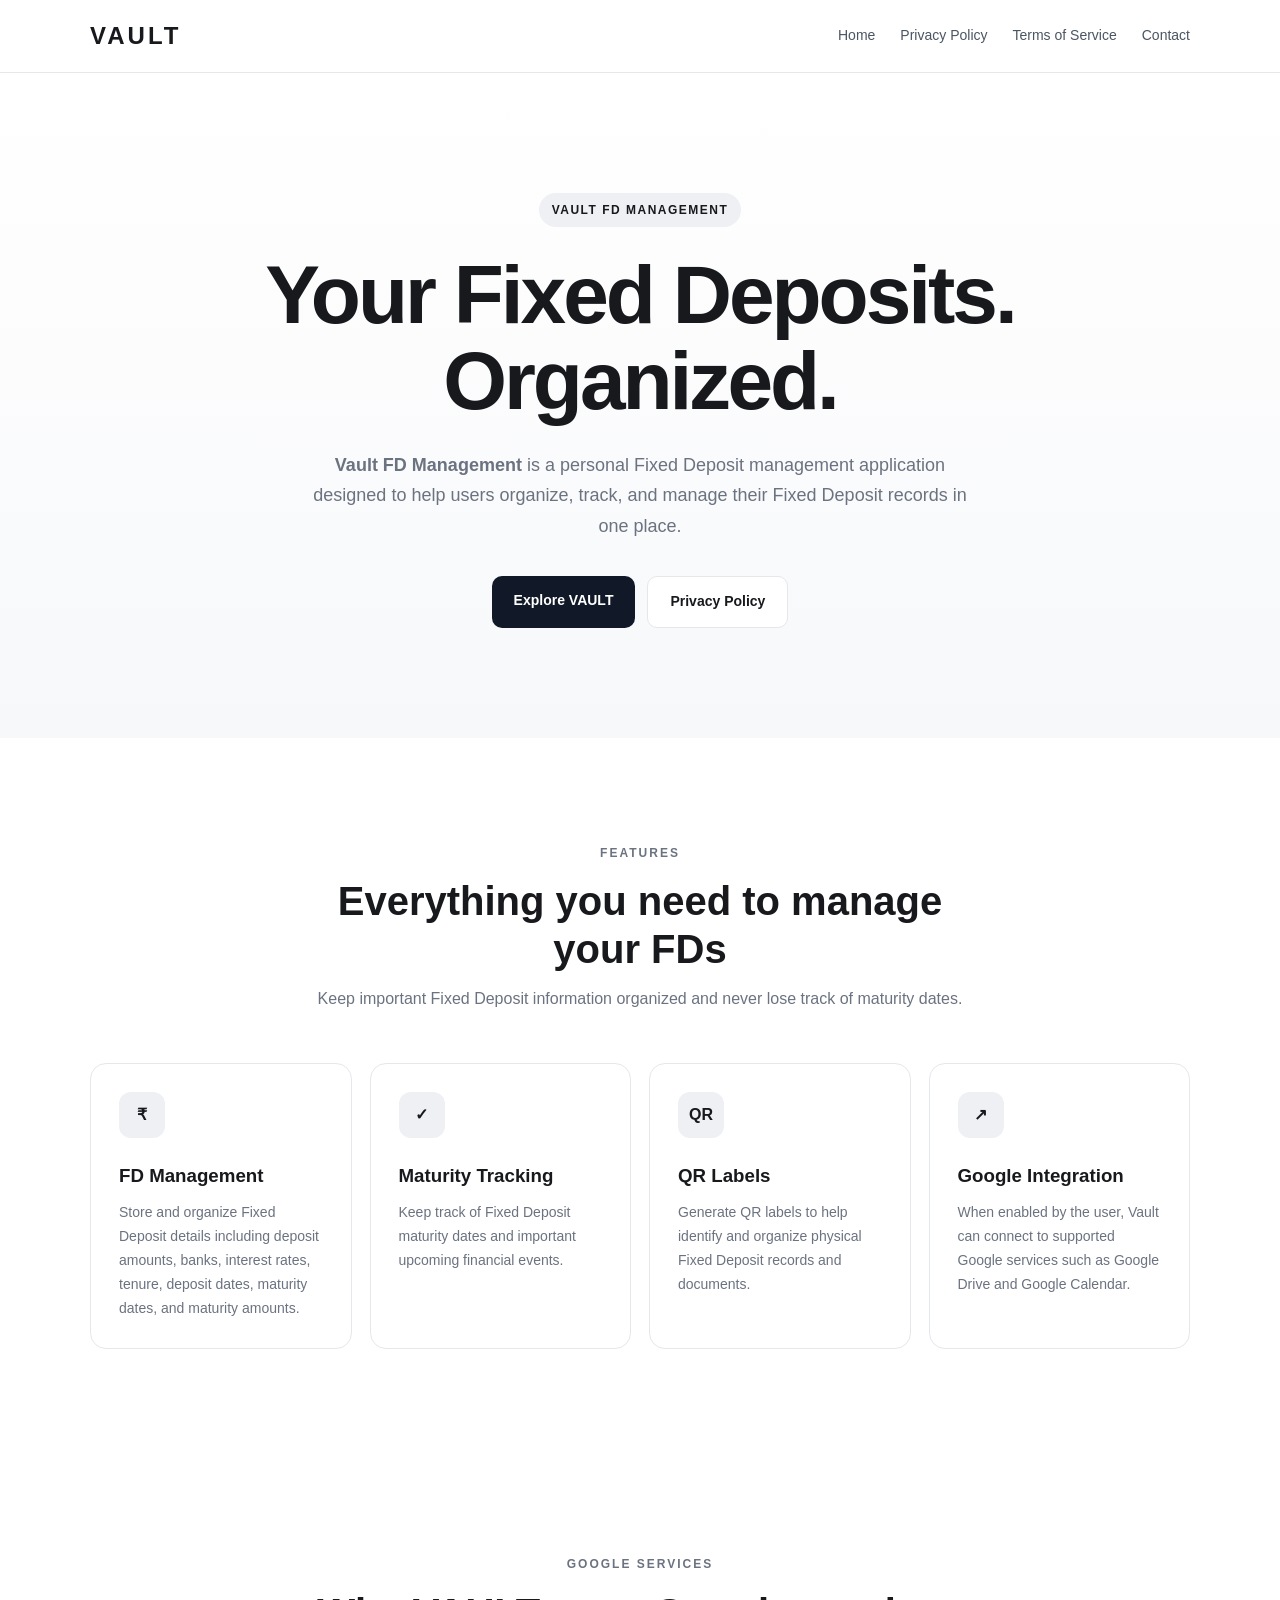
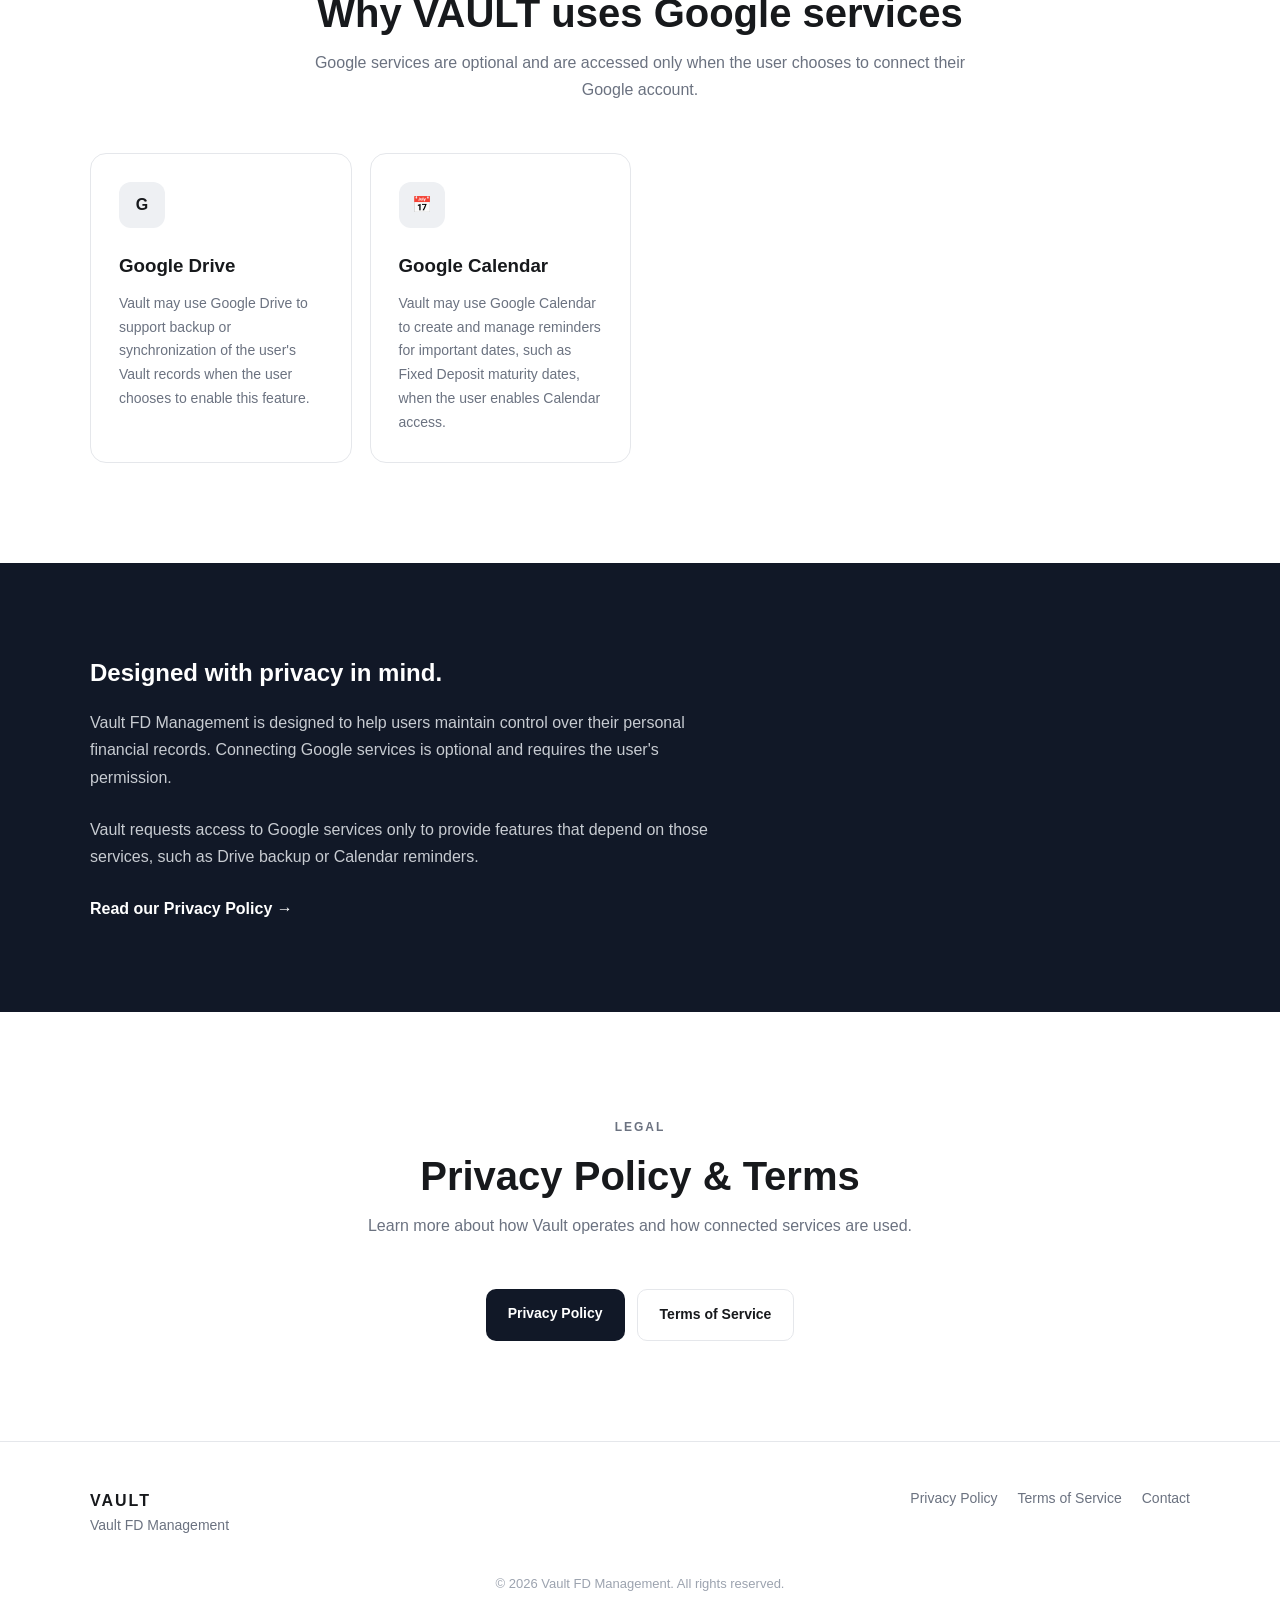
<file: index.html>
<!DOCTYPE html>
<html lang="en">
<head>
  <meta charset="UTF-8">
  <meta name="viewport" content="width=device-width, initial-scale=1.0">

  <title>Vault FD Management</title>

  <meta
    name="description"
    content="Vault FD Management is a personal Fixed Deposit management application that helps users organize, track, and manage fixed deposit records, maturity dates, interest information, and reminders."
  >

  <link rel="stylesheet" href="style.css">
</head>

<body>

<header>
  <div class="container nav">

    <div class="brand">VAULT</div>

    <nav>
      <a href="index.html">Home</a>
      <a href="privacy.html">Privacy Policy</a>
      <a href="terms.html">Terms of Service</a>
      <a href="contact.html">Contact</a>
    </nav>

  </div>
</header>


<main>

  <!-- HERO -->
  <section class="hero">
    <div class="container">

      <div class="badge">VAULT FD MANAGEMENT</div>

      <h1>Your Fixed Deposits.<br>Organized.</h1>

      <p class="subtitle">
        <strong>Vault FD Management</strong> is a personal Fixed Deposit
        management application designed to help users organize, track,
        and manage their Fixed Deposit records in one place.
      </p>

      <div class="buttons">
        <a class="button primary" href="#features">
          Explore VAULT
        </a>

        <a class="button secondary" href="privacy.html">
          Privacy Policy
        </a>
      </div>

    </div>
  </section>


  <!-- FEATURES -->
  <section id="features" class="section">

    <div class="container">

      <div class="section-heading">

        <span>FEATURES</span>

        <h2>
          Everything you need to manage your FDs
        </h2>

        <p>
          Keep important Fixed Deposit information organized and
          never lose track of maturity dates.
        </p>

      </div>


      <div class="cards">

        <div class="card">

          <div class="icon">₹</div>

          <h3>FD Management</h3>

          <p>
            Store and organize Fixed Deposit details including
            deposit amounts, banks, interest rates, tenure,
            deposit dates, maturity dates, and maturity amounts.
          </p>

        </div>


        <div class="card">

          <div class="icon">✓</div>

          <h3>Maturity Tracking</h3>

          <p>
            Keep track of Fixed Deposit maturity dates and
            important upcoming financial events.
          </p>

        </div>


        <div class="card">

          <div class="icon">QR</div>

          <h3>QR Labels</h3>

          <p>
            Generate QR labels to help identify and organize
            physical Fixed Deposit records and documents.
          </p>

        </div>


        <div class="card">

          <div class="icon">↗</div>

          <h3>Google Integration</h3>

          <p>
            When enabled by the user, Vault can connect to
            supported Google services such as Google Drive
            and Google Calendar.
          </p>

        </div>

      </div>

    </div>

  </section>


  <!-- GOOGLE SERVICES -->
  <section class="section">

    <div class="container">

      <div class="section-heading">

        <span>GOOGLE SERVICES</span>

        <h2>Why VAULT uses Google services</h2>

        <p>
          Google services are optional and are accessed only
          when the user chooses to connect their Google account.
        </p>

      </div>


      <div class="cards">

        <div class="card">

          <div class="icon">G</div>

          <h3>Google Drive</h3>

          <p>
            Vault may use Google Drive to support backup or
            synchronization of the user's Vault records when
            the user chooses to enable this feature.
          </p>

        </div>


        <div class="card">

          <div class="icon">📅</div>

          <h3>Google Calendar</h3>

          <p>
            Vault may use Google Calendar to create and manage
            reminders for important dates, such as Fixed Deposit
            maturity dates, when the user enables Calendar access.
          </p>

        </div>

      </div>

    </div>

  </section>


  <!-- PRIVACY -->
  <section class="privacy-section">

    <div class="container">

      <h2>Designed with privacy in mind.</h2>

      <p>
        Vault FD Management is designed to help users maintain
        control over their personal financial records. Connecting
        Google services is optional and requires the user's
        permission.
      </p>

      <p>
        Vault requests access to Google services only to provide
        features that depend on those services, such as Drive
        backup or Calendar reminders.
      </p>

      <a href="privacy.html" class="text-link">
        Read our Privacy Policy →
      </a>

    </div>

  </section>


  <!-- TERMS -->
  <section class="section">

    <div class="container">

      <div class="section-heading">

        <span>LEGAL</span>

        <h2>Privacy Policy & Terms</h2>

        <p>
          Learn more about how Vault operates and how connected
          services are used.
        </p>

      </div>

      <div class="buttons">

        <a class="button primary" href="privacy.html">
          Privacy Policy
        </a>

        <a class="button secondary" href="terms.html">
          Terms of Service
        </a>

      </div>

    </div>

  </section>

</main>


<!-- FOOTER -->
<footer>

  <div class="container footer-content">

    <div>

      <strong>VAULT</strong>

      <p>Vault FD Management</p>

    </div>


    <div class="footer-links">

      <a href="privacy.html">
        Privacy Policy
      </a>

      <a href="terms.html">
        Terms of Service
      </a>

      <a href="contact.html">
        Contact
      </a>

    </div>

  </div>


  <div class="copyright">

    © 2026 Vault FD Management. All rights reserved.

  </div>

</footer>


</body>
</html>
</file>
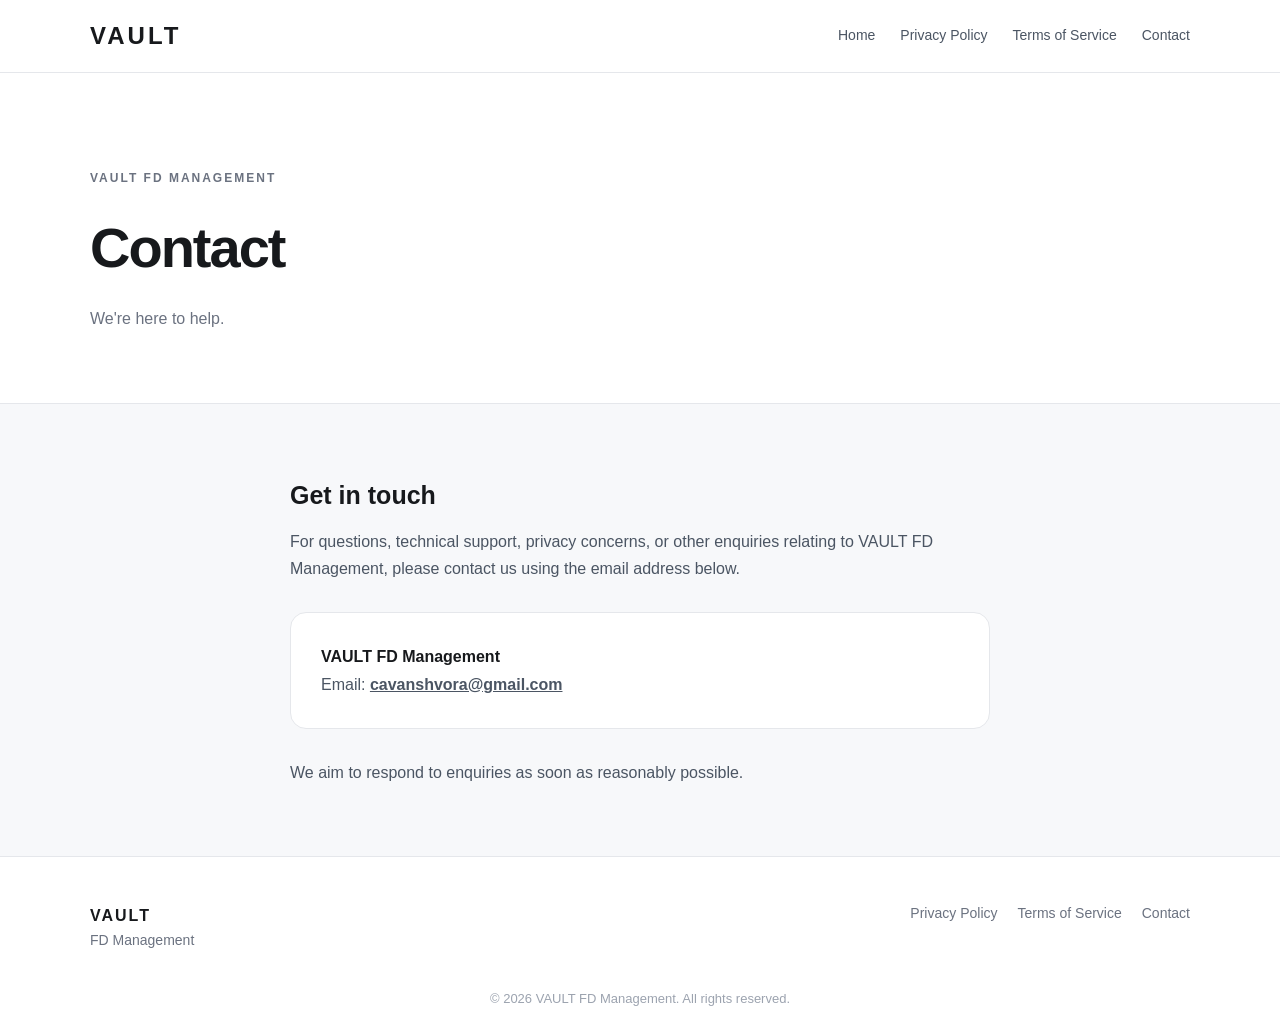
<file: contact.html>
<!DOCTYPE html>
<html lang="en">
<head>
  <meta charset="UTF-8">
  <meta name="viewport" content="width=device-width, initial-scale=1.0">
  <title>Contact - VAULT</title>
  <link rel="stylesheet" href="style.css">
</head>
<body>

<header>
  <div class="container nav">
    <div class="brand">VAULT</div>
    <nav>
      <a href="index.html">Home</a>
      <a href="privacy.html">Privacy Policy</a>
      <a href="terms.html">Terms of Service</a>
      <a href="contact.html">Contact</a>
    </nav>
  </div>
</header>

<main>
  <section class="page-header">
    <div class="container">
      <span>VAULT FD MANAGEMENT</span>
      <h1>Contact</h1>
      <p>We're here to help.</p>
    </div>
  </section>

  <section class="content-section">
    <div class="container content contact-box">

      <h2>Get in touch</h2>

      <p>
        For questions, technical support, privacy concerns, or other
        enquiries relating to VAULT FD Management, please contact us
        using the email address below.
      </p>

      <div class="contact-card">
        <strong>VAULT FD Management</strong>
        <p>
          Email:
          <a href="mailto:cavanshvora@gmail.com">
            cavanshvora@gmail.com
          </a>
        </p>
      </div>

      <p>
        We aim to respond to enquiries as soon as reasonably possible.
      </p>

    </div>
  </section>
</main>

<footer>
  <div class="container footer-content">
    <div>
      <strong>VAULT</strong>
      <p>FD Management</p>
    </div>

    <div class="footer-links">
      <a href="privacy.html">Privacy Policy</a>
      <a href="terms.html">Terms of Service</a>
      <a href="contact.html">Contact</a>
    </div>
  </div>

  <div class="copyright">
    © 2026 VAULT FD Management. All rights reserved.
  </div>
</footer>

</body>
</html>
</file>
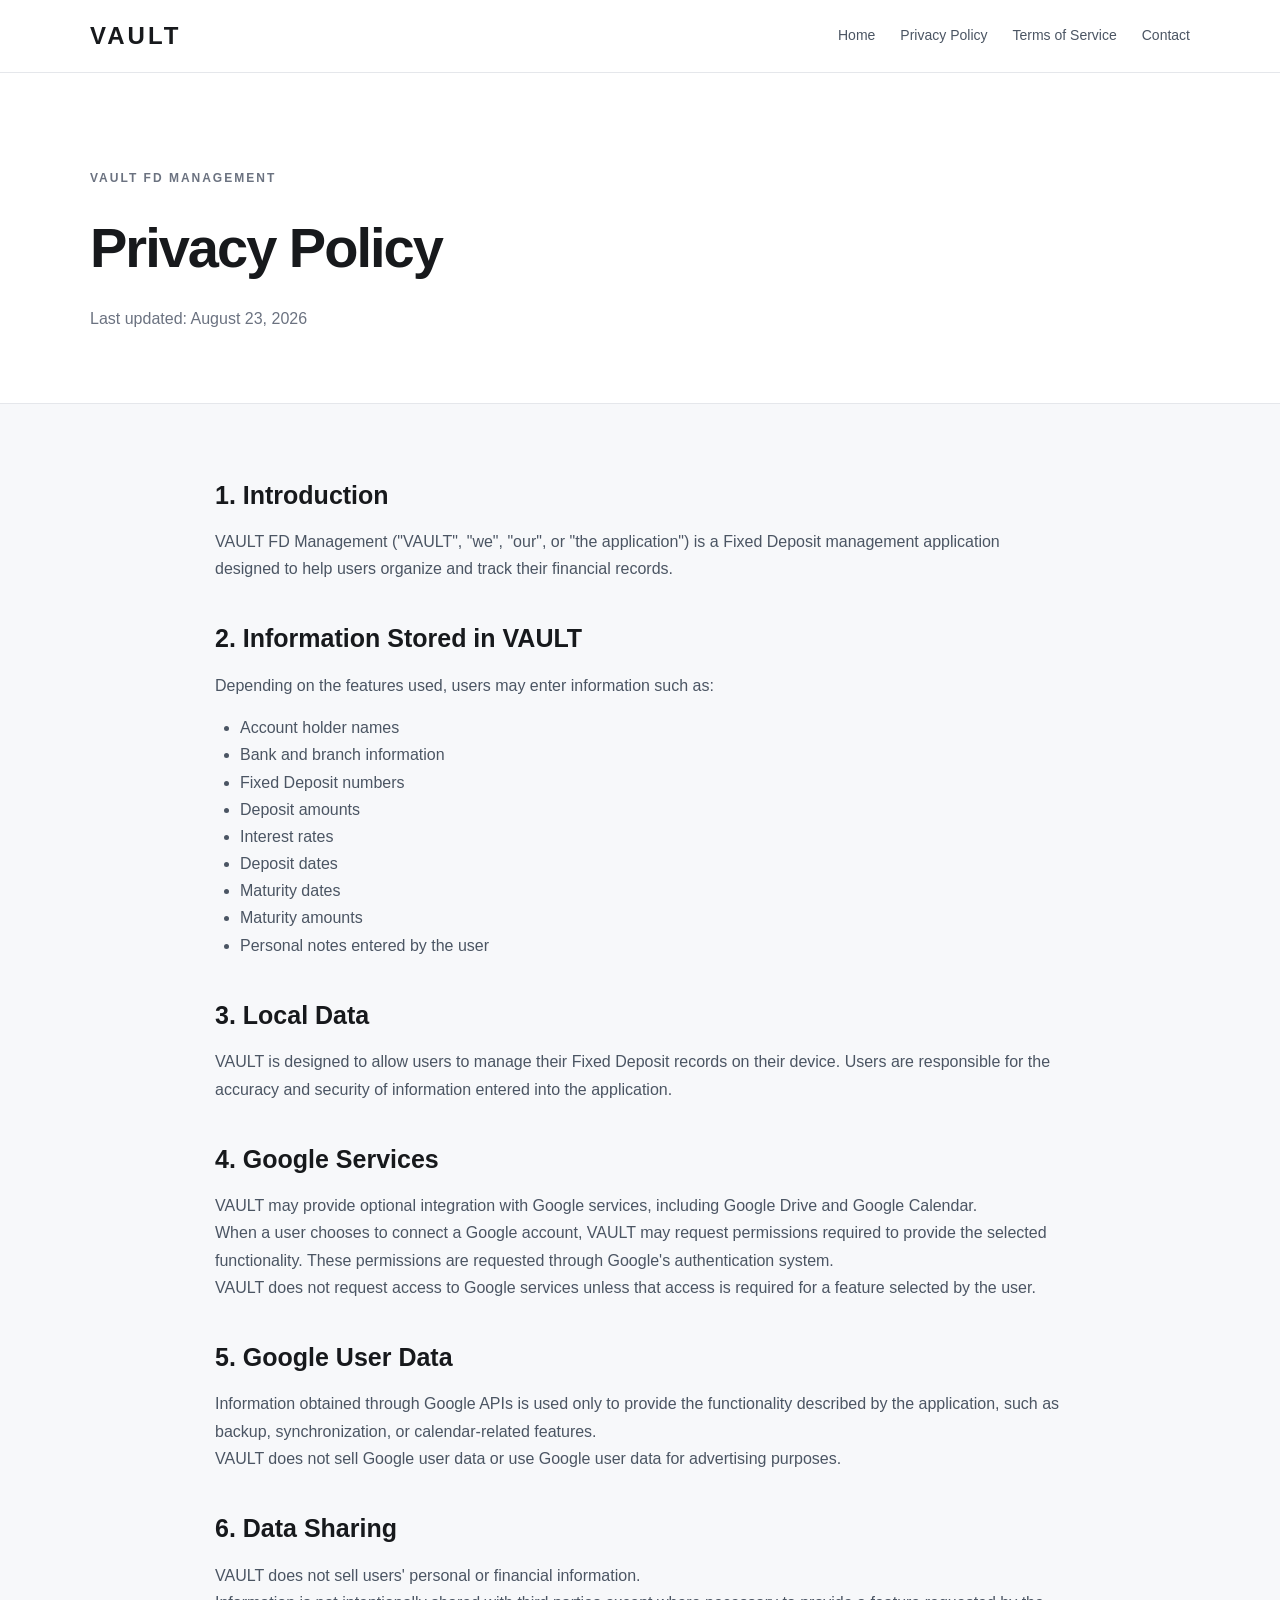
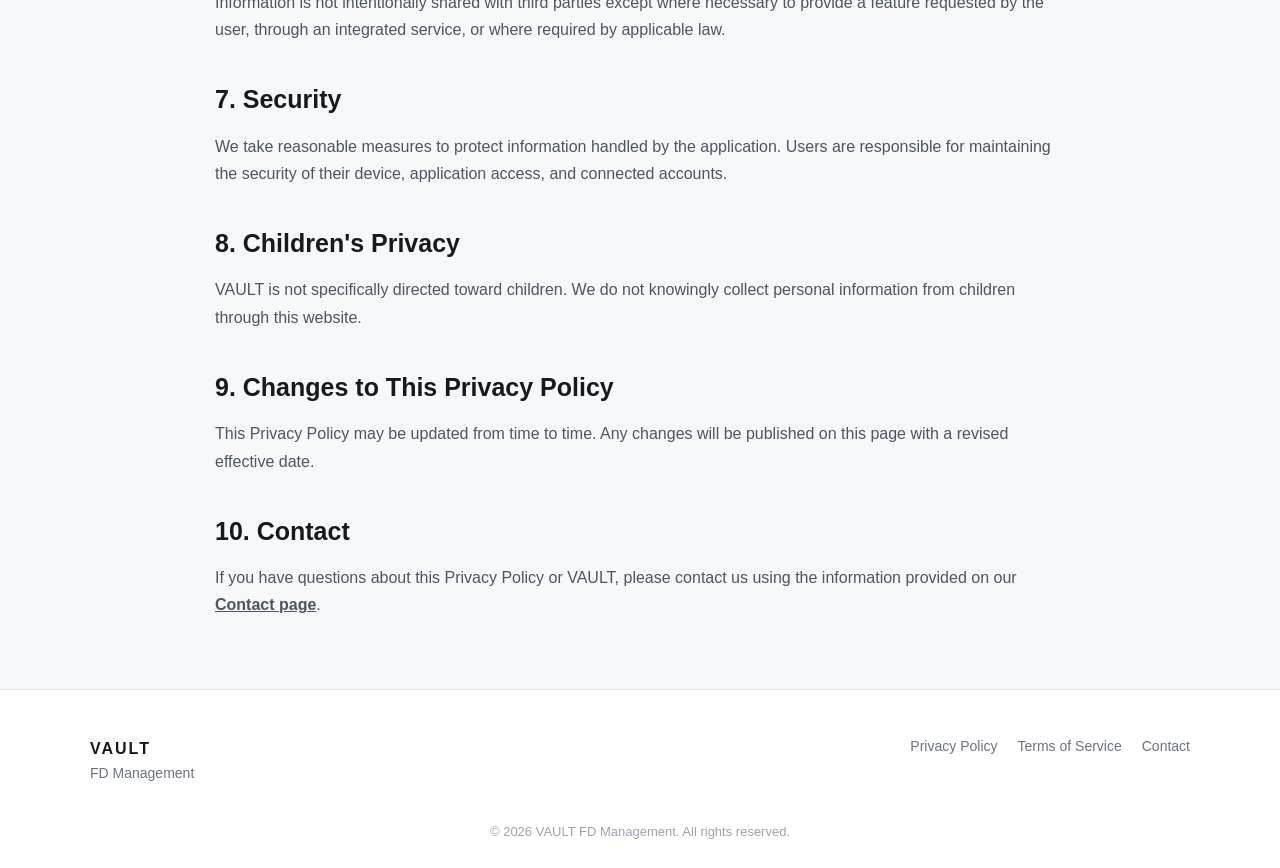
<file: privacy.html>
<!DOCTYPE html>
<html lang="en">
<head>
  <meta charset="UTF-8">
  <meta name="viewport" content="width=device-width, initial-scale=1.0">
  <title>Privacy Policy - VAULT</title>
  <link rel="stylesheet" href="style.css">
</head>
<body>

<header>
  <div class="container nav">
    <div class="brand">VAULT</div>
    <nav>
      <a href="index.html">Home</a>
      <a href="privacy.html">Privacy Policy</a>
      <a href="terms.html">Terms of Service</a>
      <a href="contact.html">Contact</a>
    </nav>
  </div>
</header>

<main>
  <section class="page-header">
    <div class="container">
      <span>VAULT FD MANAGEMENT</span>
      <h1>Privacy Policy</h1>
      <p>Last updated: August 23, 2026</p>
    </div>
  </section>

  <section class="content-section">
    <div class="container content">

      <h2>1. Introduction</h2>
      <p>
        VAULT FD Management ("VAULT", "we", "our", or "the application")
        is a Fixed Deposit management application designed to help users
        organize and track their financial records.
      </p>

      <h2>2. Information Stored in VAULT</h2>
      <p>
        Depending on the features used, users may enter information such as:
      </p>

      <ul>
        <li>Account holder names</li>
        <li>Bank and branch information</li>
        <li>Fixed Deposit numbers</li>
        <li>Deposit amounts</li>
        <li>Interest rates</li>
        <li>Deposit dates</li>
        <li>Maturity dates</li>
        <li>Maturity amounts</li>
        <li>Personal notes entered by the user</li>
      </ul>

      <h2>3. Local Data</h2>
      <p>
        VAULT is designed to allow users to manage their Fixed Deposit
        records on their device. Users are responsible for the accuracy
        and security of information entered into the application.
      </p>

      <h2>4. Google Services</h2>
      <p>
        VAULT may provide optional integration with Google services,
        including Google Drive and Google Calendar.
      </p>

      <p>
        When a user chooses to connect a Google account, VAULT may request
        permissions required to provide the selected functionality.
        These permissions are requested through Google's authentication
        system.
      </p>

      <p>
        VAULT does not request access to Google services unless that access
        is required for a feature selected by the user.
      </p>

      <h2>5. Google User Data</h2>
      <p>
        Information obtained through Google APIs is used only to provide
        the functionality described by the application, such as backup,
        synchronization, or calendar-related features.
      </p>

      <p>
        VAULT does not sell Google user data or use Google user data for
        advertising purposes.
      </p>

      <h2>6. Data Sharing</h2>
      <p>
        VAULT does not sell users' personal or financial information.
      </p>

      <p>
        Information is not intentionally shared with third parties except
        where necessary to provide a feature requested by the user,
        through an integrated service, or where required by applicable law.
      </p>

      <h2>7. Security</h2>
      <p>
        We take reasonable measures to protect information handled by the
        application. Users are responsible for maintaining the security
        of their device, application access, and connected accounts.
      </p>

      <h2>8. Children's Privacy</h2>
      <p>
        VAULT is not specifically directed toward children. We do not
        knowingly collect personal information from children through this
        website.
      </p>

      <h2>9. Changes to This Privacy Policy</h2>
      <p>
        This Privacy Policy may be updated from time to time. Any changes
        will be published on this page with a revised effective date.
      </p>

      <h2>10. Contact</h2>
      <p>
        If you have questions about this Privacy Policy or VAULT,
        please contact us using the information provided on our
        <a href="contact.html">Contact page</a>.
      </p>

    </div>
  </section>
</main>

<footer>
  <div class="container footer-content">
    <div>
      <strong>VAULT</strong>
      <p>FD Management</p>
    </div>

    <div class="footer-links">
      <a href="privacy.html">Privacy Policy</a>
      <a href="terms.html">Terms of Service</a>
      <a href="contact.html">Contact</a>
    </div>
  </div>

  <div class="copyright">
    © 2026 VAULT FD Management. All rights reserved.
  </div>
</footer>

</body>
</html>
</file>
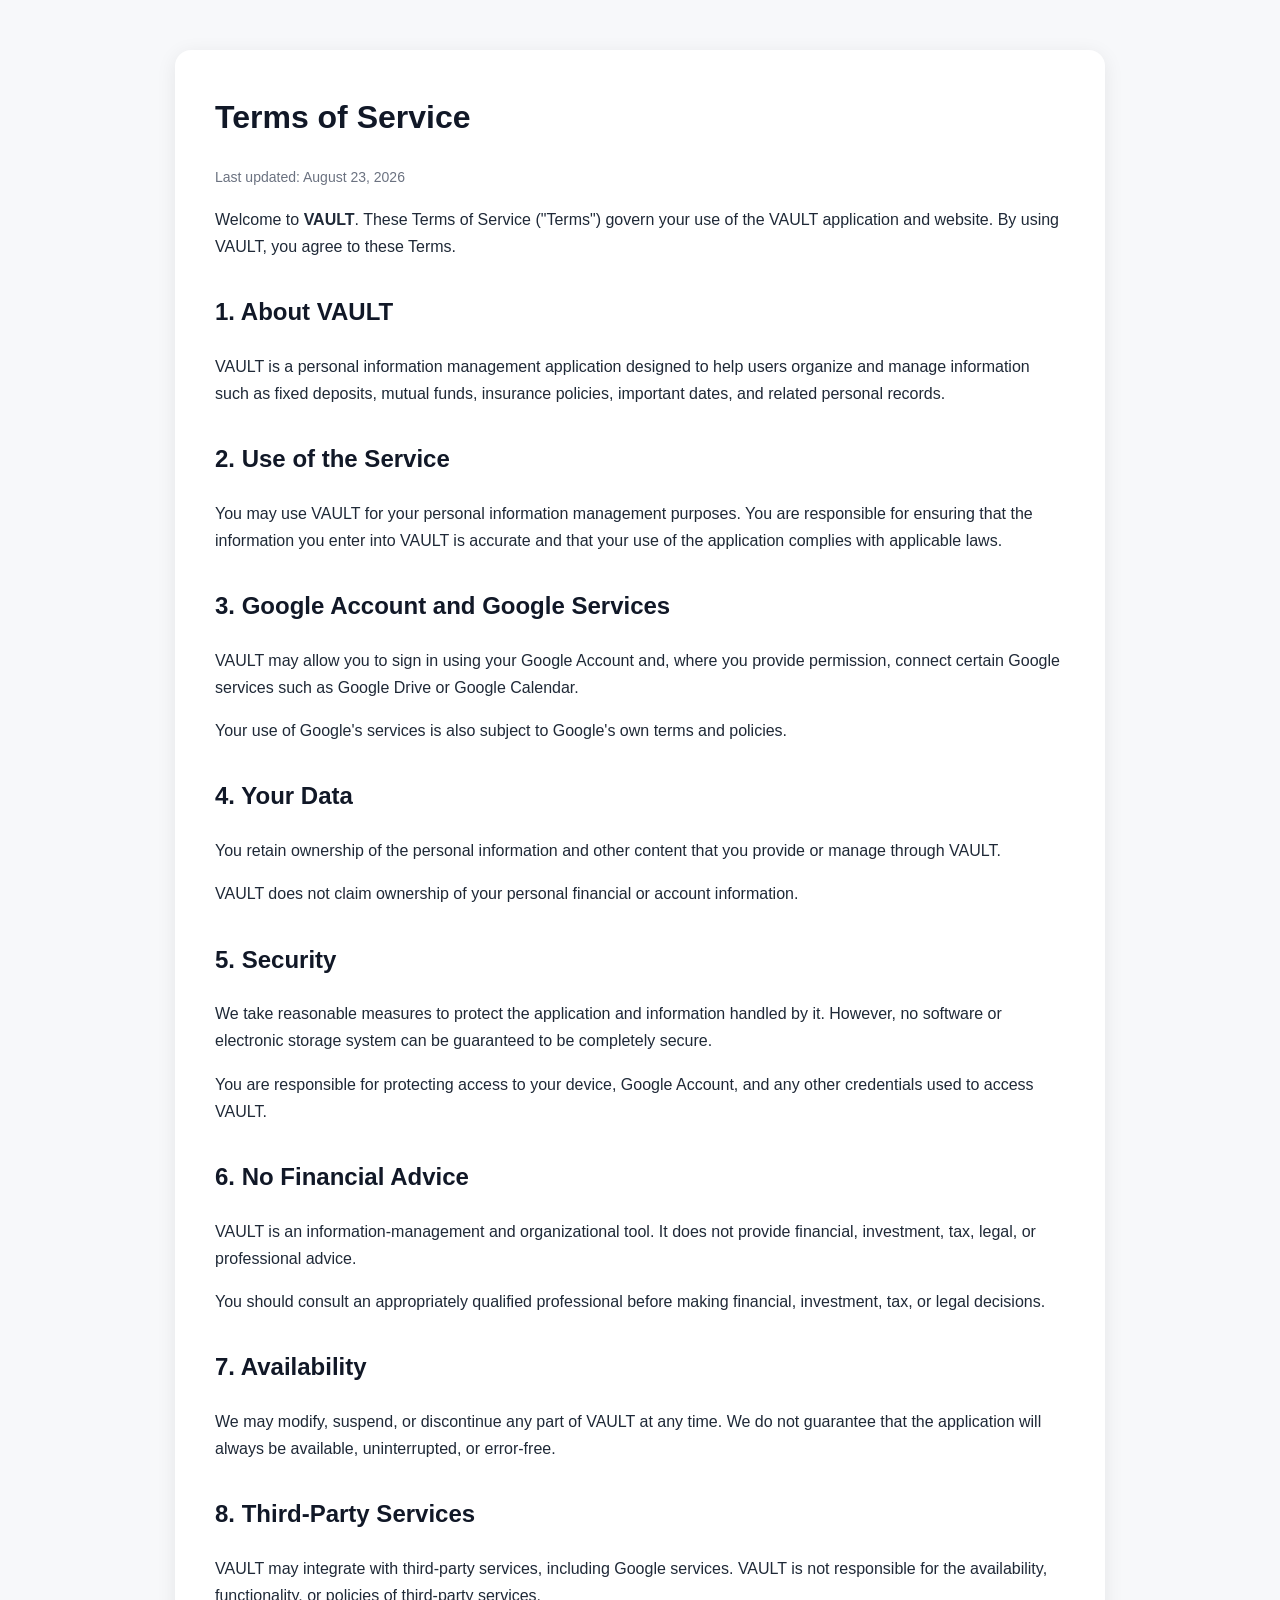
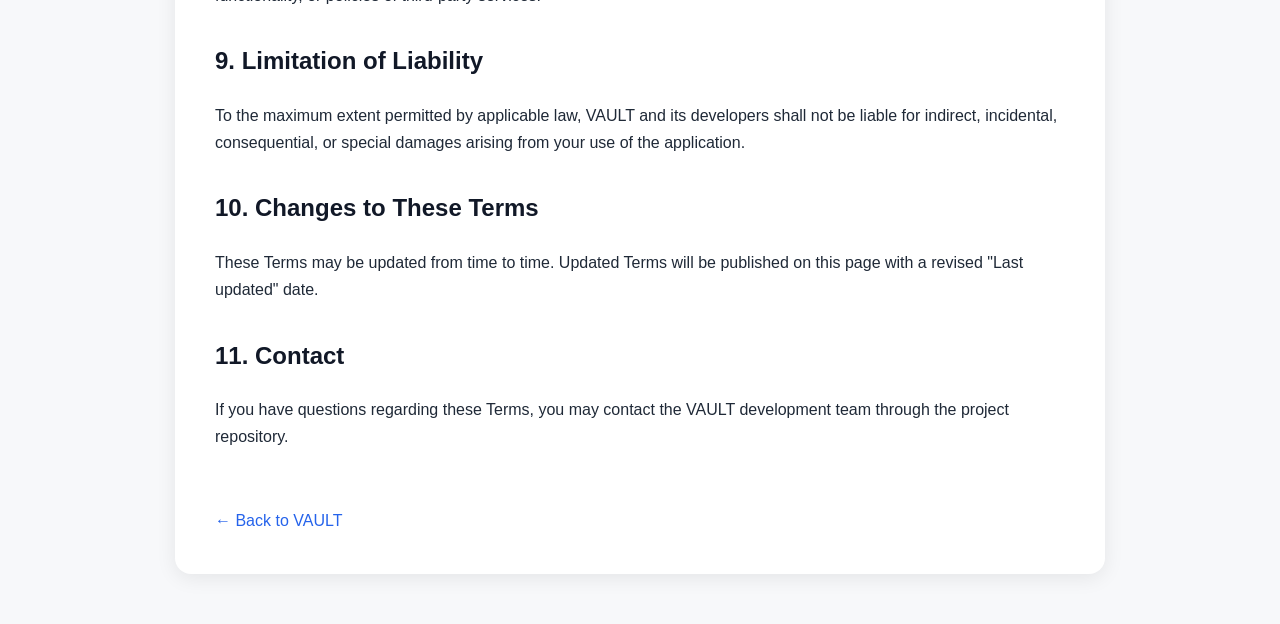
<file: terms.html>
<!DOCTYPE html>
<html lang="en">
<head>
  <meta charset="UTF-8">
  <meta name="viewport" content="width=device-width, initial-scale=1.0">

  <title>Terms of Service — VAULT</title>

  <style>
    body {
      margin: 0;
      font-family: Arial, Helvetica, sans-serif;
      background: #f7f8fa;
      color: #1f2937;
      line-height: 1.7;
    }

    .container {
      max-width: 850px;
      margin: 50px auto;
      padding: 40px;
      background: white;
      border-radius: 16px;
      box-shadow: 0 4px 20px rgba(0,0,0,0.08);
    }

    h1 {
      margin-top: 0;
      color: #111827;
    }

    h2 {
      margin-top: 32px;
      color: #111827;
    }

    a {
      color: #2563eb;
      text-decoration: none;
    }

    a:hover {
      text-decoration: underline;
    }

    .updated {
      color: #6b7280;
      font-size: 14px;
    }

    .back {
      margin-top: 40px;
      display: inline-block;
    }
  </style>
</head>

<body>

  <div class="container">

    <h1>Terms of Service</h1>

    <p class="updated">
      Last updated: August 23, 2026
    </p>

    <p>
      Welcome to <strong>VAULT</strong>. These Terms of Service
      ("Terms") govern your use of the VAULT application and website.
      By using VAULT, you agree to these Terms.
    </p>

    <h2>1. About VAULT</h2>

    <p>
      VAULT is a personal information management application designed
      to help users organize and manage information such as fixed
      deposits, mutual funds, insurance policies, important dates,
      and related personal records.
    </p>

    <h2>2. Use of the Service</h2>

    <p>
      You may use VAULT for your personal information management
      purposes. You are responsible for ensuring that the information
      you enter into VAULT is accurate and that your use of the
      application complies with applicable laws.
    </p>

    <h2>3. Google Account and Google Services</h2>

    <p>
      VAULT may allow you to sign in using your Google Account and,
      where you provide permission, connect certain Google services
      such as Google Drive or Google Calendar.
    </p>

    <p>
      Your use of Google's services is also subject to Google's own
      terms and policies.
    </p>

    <h2>4. Your Data</h2>

    <p>
      You retain ownership of the personal information and other
      content that you provide or manage through VAULT.
    </p>

    <p>
      VAULT does not claim ownership of your personal financial or
      account information.
    </p>

    <h2>5. Security</h2>

    <p>
      We take reasonable measures to protect the application and
      information handled by it. However, no software or electronic
      storage system can be guaranteed to be completely secure.
    </p>

    <p>
      You are responsible for protecting access to your device,
      Google Account, and any other credentials used to access VAULT.
    </p>

    <h2>6. No Financial Advice</h2>

    <p>
      VAULT is an information-management and organizational tool.
      It does not provide financial, investment, tax, legal, or
      professional advice.
    </p>

    <p>
      You should consult an appropriately qualified professional
      before making financial, investment, tax, or legal decisions.
    </p>

    <h2>7. Availability</h2>

    <p>
      We may modify, suspend, or discontinue any part of VAULT at
      any time. We do not guarantee that the application will always
      be available, uninterrupted, or error-free.
    </p>

    <h2>8. Third-Party Services</h2>

    <p>
      VAULT may integrate with third-party services, including Google
      services. VAULT is not responsible for the availability,
      functionality, or policies of third-party services.
    </p>

    <h2>9. Limitation of Liability</h2>

    <p>
      To the maximum extent permitted by applicable law, VAULT and its
      developers shall not be liable for indirect, incidental,
      consequential, or special damages arising from your use of the
      application.
    </p>

    <h2>10. Changes to These Terms</h2>

    <p>
      These Terms may be updated from time to time. Updated Terms will
      be published on this page with a revised "Last updated" date.
    </p>

    <h2>11. Contact</h2>

    <p>
      If you have questions regarding these Terms, you may contact
      the VAULT development team through the project repository.
    </p>

    <a class="back" href="index.html">
      ← Back to VAULT
    </a>

  </div>

</body>
</html>
</file>
<file: style.css>
* {
  box-sizing: border-box;
  margin: 0;
  padding: 0;
}

:root {
  --background: #f7f8fa;
  --surface: #ffffff;
  --text: #17191c;
  --muted: #6b7280;
  --border: #e5e7eb;
  --accent: #111827;
  --accent-light: #eef0f3;
}

body {
  font-family: Arial, Helvetica, sans-serif;
  background: var(--background);
  color: var(--text);
  line-height: 1.7;
}

a {
  color: inherit;
}

.container {
  width: min(1100px, 92%);
  margin: auto;
}

/* Navigation */

header {
  background: rgba(255, 255, 255, 0.96);
  border-bottom: 1px solid var(--border);
  position: sticky;
  top: 0;
  z-index: 10;
}

.nav {
  min-height: 72px;
  display: flex;
  align-items: center;
  justify-content: space-between;
  gap: 30px;
}

.brand {
  font-size: 24px;
  font-weight: 800;
  letter-spacing: 3px;
}

nav {
  display: flex;
  gap: 25px;
  flex-wrap: wrap;
}

nav a {
  text-decoration: none;
  font-size: 14px;
  color: #4b5563;
}

nav a:hover {
  color: #000;
}

/* Hero */

.hero {
  padding: 120px 0 110px;
  background: linear-gradient(180deg, #ffffff 0%, #f7f8fa 100%);
  text-align: center;
}

.badge {
  display: inline-block;
  padding: 7px 13px;
  border-radius: 30px;
  background: var(--accent-light);
  font-size: 12px;
  font-weight: 700;
  letter-spacing: 1.5px;
  margin-bottom: 25px;
}

.hero h1 {
  font-size: clamp(48px, 8vw, 82px);
  line-height: 1.05;
  letter-spacing: -3px;
  margin-bottom: 25px;
}

.subtitle {
  max-width: 680px;
  margin: auto;
  color: var(--muted);
  font-size: 18px;
}

.buttons {
  margin-top: 35px;
  display: flex;
  justify-content: center;
  gap: 12px;
  flex-wrap: wrap;
}

.button {
  display: inline-block;
  padding: 13px 22px;
  border-radius: 10px;
  text-decoration: none;
  font-weight: 700;
  font-size: 14px;
}

.primary {
  background: #111827;
  color: white;
}

.secondary {
  background: white;
  border: 1px solid var(--border);
}

/* Sections */

.section {
  padding: 100px 0;
  background: white;
}

.section-heading {
  text-align: center;
  max-width: 700px;
  margin: 0 auto 50px;
}

.section-heading span,
.page-header span {
  font-size: 12px;
  font-weight: 800;
  letter-spacing: 2px;
  color: var(--muted);
}

.section-heading h2 {
  font-size: 40px;
  line-height: 1.2;
  margin: 12px 0;
}

.section-heading p {
  color: var(--muted);
}

.cards {
  display: grid;
  grid-template-columns: repeat(4, 1fr);
  gap: 18px;
}

.card {
  border: 1px solid var(--border);
  border-radius: 16px;
  padding: 28px;
  background: white;
}

.icon {
  width: 46px;
  height: 46px;
  border-radius: 12px;
  background: var(--accent-light);
  display: flex;
  align-items: center;
  justify-content: center;
  font-weight: 800;
  margin-bottom: 22px;
}

.card h3 {
  margin-bottom: 10px;
}

.card p {
  color: var(--muted);
  font-size: 14px;
}

/* Privacy section */

.privacy-section {
  padding: 90px 0;
  background: #111827;
  color: white;
}

.privacy-section p {
  max-width: 650px;
  color: #c7cbd1;
  margin: 15px 0 25px;
}

.text-link {
  font-weight: 700;
  text-decoration: none;
}

/* Page header */

.page-header {
  padding: 90px 0 70px;
  background: white;
  border-bottom: 1px solid var(--border);
}

.page-header h1 {
  font-size: 56px;
  letter-spacing: -2px;
  margin: 10px 0;
}

.page-header p {
  color: var(--muted);
}

/* Content */

.content-section {
  padding: 70px 0;
}

.content {
  max-width: 850px;
}

.content h2 {
  margin: 35px 0 12px;
  font-size: 25px;
}

.content h2:first-child {
  margin-top: 0;
}

.content p,
.content li {
  color: #4b5563;
}

.content ul {
  margin: 15px 0 20px 25px;
}

.content a {
  font-weight: 600;
}

/* Contact */

.contact-box {
  max-width: 700px;
}

.contact-card {
  margin: 30px 0;
  padding: 30px;
  background: white;
  border: 1px solid var(--border);
  border-radius: 16px;
}

/* Footer */

footer {
  background: white;
  border-top: 1px solid var(--border);
  padding-top: 45px;
}

.footer-content {
  display: flex;
  justify-content: space-between;
  gap: 30px;
}

.footer-content strong {
  letter-spacing: 2px;
}

.footer-content p {
  color: var(--muted);
  font-size: 14px;
}

.footer-links {
  display: flex;
  gap: 20px;
  flex-wrap: wrap;
}

.footer-links a {
  color: #6b7280;
  font-size: 14px;
  text-decoration: none;
}

.copyright {
  text-align: center;
  color: #9ca3af;
  font-size: 13px;
  padding: 35px 0 25px;
}

/* Mobile */

@media (max-width: 800px) {

  .nav {
    flex-direction: column;
    padding: 18px 0;
  }

  nav {
    justify-content: center;
  }

  .hero {
    padding: 80px 0;
  }

  .hero h1 {
    letter-spacing: -2px;
  }

  .cards {
    grid-template-columns: 1fr;
  }

  .section-heading h2 {
    font-size: 32px;
  }

  .page-header h1 {
    font-size: 42px;
  }

  .footer-content {
    flex-direction: column;
  }
}
</file>
